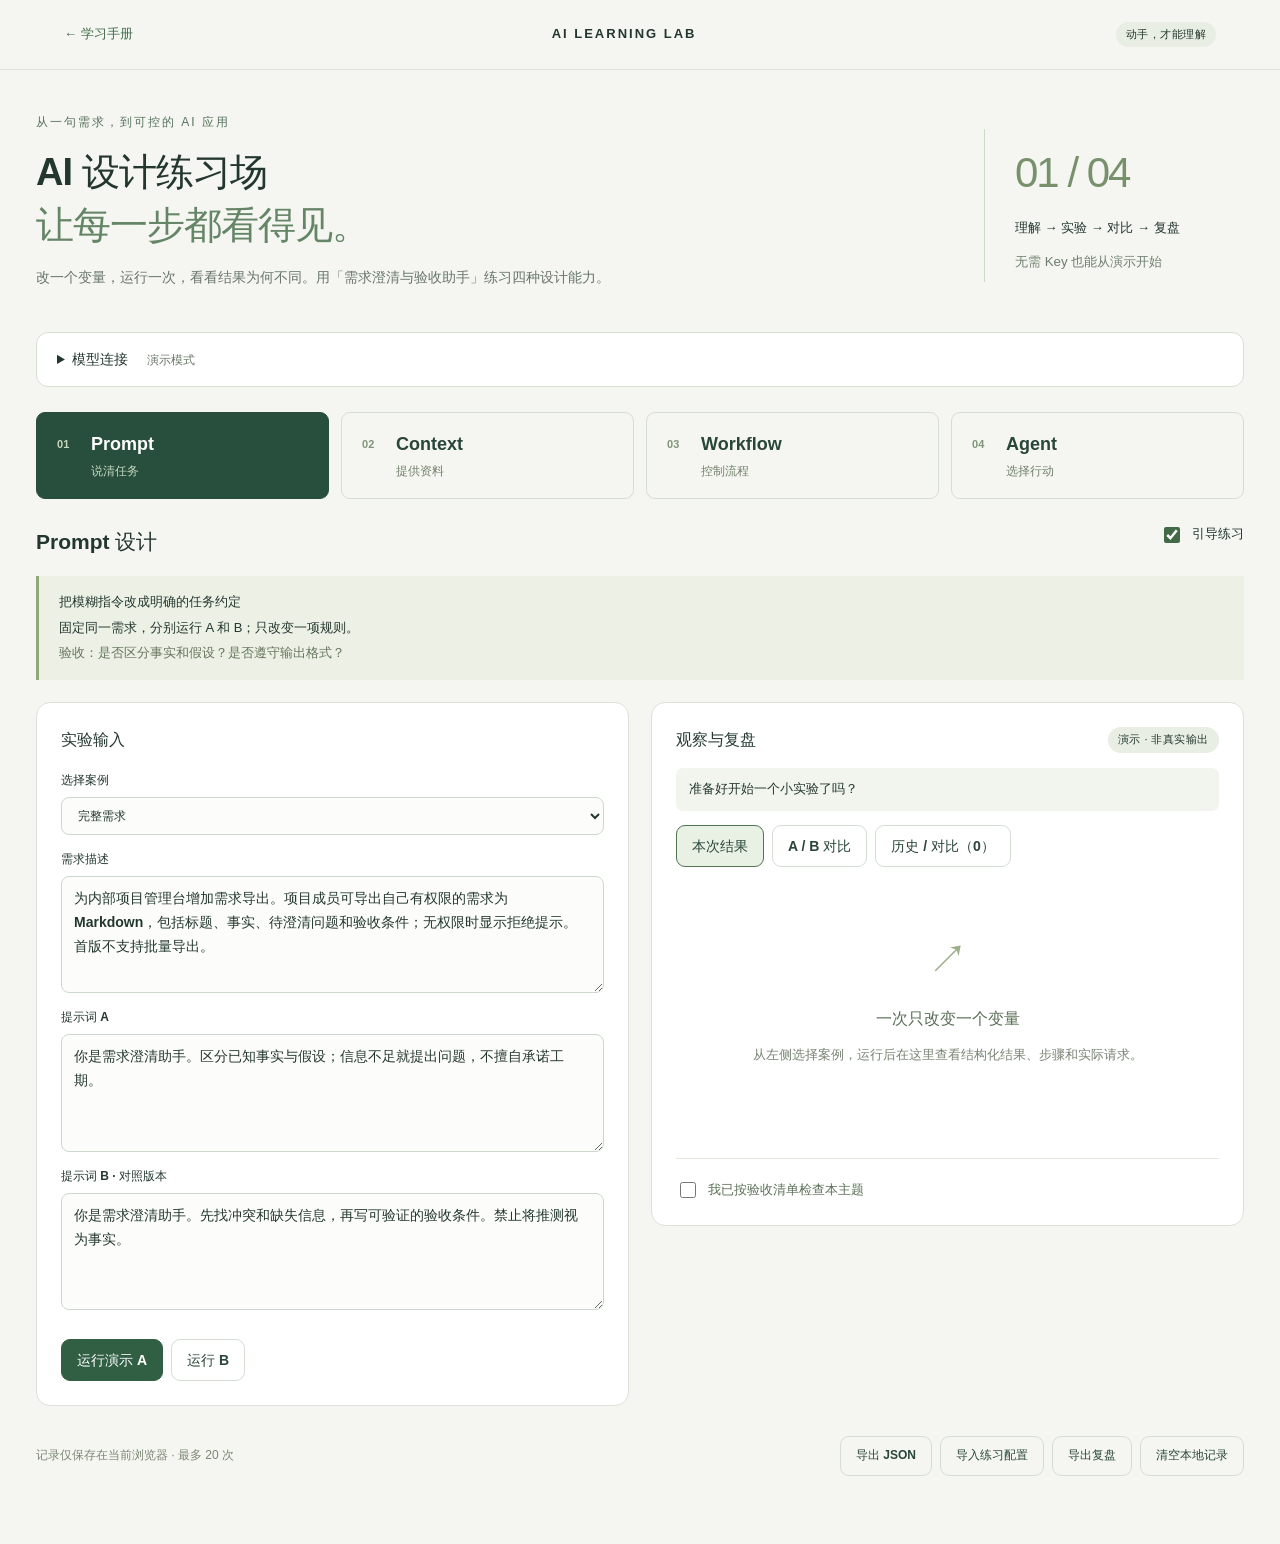
<file: playground/index.html>
<!doctype html>
<html lang="zh-CN">
  <head>
    <meta charset="UTF-8" />
    <meta name="viewport" content="width=device-width,initial-scale=1" />
    <meta name="referrer" content="no-referrer" />
    <title>AI 设计练习场</title>
    <script type="module" crossorigin src="/playground/assets/index-BtuHmZjR.js"></script>
    <link rel="stylesheet" crossorigin href="/playground/assets/index-DlPirfva.css">
  </head>
  <body>
    <div id="root"></div>
  </body>
</html>
</file>
<file: playground/assets/index-DlPirfva.css>
:root{font-family:Inter,Segoe UI,Microsoft YaHei,sans-serif;color:#23372f;background:#f5f6f1;font-synthesis:none;line-height:1.6}*{box-sizing:border-box}body{margin:0}button,input,textarea,select{font:inherit}button,a,input,textarea,select,summary{-webkit-tap-highlight-color:transparent}button{cursor:pointer;border:1px solid #d6ddd5;background:#fff;color:#294639;border-radius:9px;padding:9px 15px;font-size:14px;font-weight:600}button:hover{background:#edf3eb}button:disabled{opacity:.5;cursor:default}button:focus-visible,a:focus-visible,summary:focus-visible{outline:3px solid #78a982;outline-offset:3px}input,textarea,select{width:100%;border:1px solid #cdd8cd;background:#fcfdfb;color:inherit;border-radius:8px;padding:10px 12px;outline:none}input:focus,textarea:focus,select:focus{border-color:#537a5b;box-shadow:0 0 0 3px #719e711c}textarea{resize:vertical;line-height:1.7;font-size:14px}a{color:#416d4b;text-decoration:none}header{height:70px;border-bottom:1px solid #dde2d9;display:flex;align-items:center;justify-content:space-between;padding:0 5%;font-size:13px}.brand{letter-spacing:2px;font-weight:800}.badge{font-size:11px;letter-spacing:.5px;padding:4px 10px;border-radius:30px;background:#e8eee3;white-space:nowrap}main{max-width:1320px;margin:auto;padding:38px 36px}.hero{display:flex;justify-content:space-between;align-items:center;margin-bottom:30px;gap:30px}.eyebrow{font-size:12px;color:#55715c;letter-spacing:2px}h1{font-size:38px;line-height:1.4;letter-spacing:-1px;margin:12px 0}h1 span{display:block;color:#658567;font-weight:400}.hero p{color:#68766b;max-width:620px;font-size:14px}.hero-note{border-left:1px solid #cdd9c9;padding:10px 30px;display:grid;gap:12px;min-width:260px}.hero-note strong{font-size:42px;letter-spacing:-2px;font-weight:300;color:#78916c}.hero-note span{font-size:13px}.hero-note small{color:#6d7e6d}.connection{border:1px solid #d7dfd2;border-radius:12px;background:#fff;margin-bottom:25px}.connection>summary{padding:15px 20px;font-size:14px;cursor:pointer;font-weight:700}.connection summary span{font-size:12px;font-weight:400;color:#687767;margin-left:15px}.connection-grid{display:grid;grid-template-columns:1fr 1fr;gap:16px;padding:0 20px 20px}.wide{grid-column:1/-1}.hint{font-size:12px;color:#647565;line-height:1.8;overflow-wrap:anywhere}.modes{display:grid;grid-template-columns:repeat(4,1fr);gap:12px}.modes button{padding:17px 20px;text-align:left;font-size:18px;background:transparent;display:grid;grid-template-columns:26px 1fr;gap:3px 8px}.modes small{font-size:11px;padding-top:6px;color:#81947b}.modes span{grid-column:2;font-size:12px;color:#72816c;font-weight:400}.modes button[aria-current]{background:#284e3d;color:#fff;border-color:#284e3d}.modes button[aria-current] span,.modes button[aria-current] small{color:#c5d7bd}.section-heading{display:flex;align-items:center;justify-content:space-between;gap:12px;margin:25px 0 15px}h2{font-size:21px;margin:0}h3{font-size:16px;margin:0 0 18px}.check{display:flex;align-items:center;gap:9px;font-size:13px;font-weight:400}.check input{width:16px;height:16px;accent-color:#426a47}.lesson{border-left:3px solid #8fa876;background:#ecf0e5;padding:16px 20px;margin-bottom:22px;font-size:13px}.lesson p{margin:5px 0}.lesson span{color:#67755e}.workspace{display:grid;grid-template-columns:1fr 1fr;gap:22px;align-items:start}.panel{border:1px solid #dce2d7;border-radius:14px;background:#fff;padding:24px;min-width:0}.panel .section-heading{margin:0 0 15px}.panel .section-heading h3{margin:0}fieldset{border:0;padding:0;margin:0;min-width:0}label{display:grid;gap:7px;font-size:12px;font-weight:700;margin-bottom:15px}label.check{display:flex}.actions{display:flex;flex-wrap:wrap;gap:8px;margin-top:14px}.primary{background:#315f44;color:#fff;border-color:#315f44}.primary:hover{background:#254b36}.status{padding:11px 13px;background:#f2f5ed;border-radius:7px;font-size:13px;overflow-wrap:anywhere}.empty{padding:60px 25px;text-align:center;color:#788573}.empty span{font-size:40px;font-weight:300;color:#9caf88}.empty h3{margin:15px 0 7px;color:#586e53}.empty p{font-size:13px}.step{margin:20px 0;border-top:1px solid #e3e8df;padding-top:15px}.step h4{font-size:14px;margin:0 0 3px}.step small{color:#7f8b78;font-size:11px}pre{font:12px/1.8 Consolas,monospace;white-space:pre-wrap;overflow-wrap:anywhere;background:#f5f7f2;border-radius:7px;padding:13px;max-height:500px;overflow:auto}details summary{cursor:pointer;font-size:12px}.record{padding:12px 0;border-bottom:1px solid #e2e8df}.record summary{font-size:14px}.record small{display:block;color:#7b8873;font-size:11px}.completion{border-top:1px solid #e3e8df;margin:20px 0 0;padding-top:20px;color:#5c7158}footer{padding:30px 0;display:flex;justify-content:space-between;align-items:center;gap:20px}footer>span{font-size:12px;color:#7b8675}footer .actions{margin:0}footer button{font-size:12px;background:transparent}.mobile-tabs{display:none}button[aria-pressed=true]{border-color:#517653;background:#e9f0e4}code{font-size:12px}@media(max-width:760px){header{padding:0 18px;height:58px}.brand{font-size:10px;letter-spacing:1px}header>.badge{display:none}main{padding:25px 16px}.hero{margin-bottom:22px}.hero-note{display:none}h1{font-size:29px}.hero p{font-size:13px}.eyebrow{font-size:10px}.modes{gap:7px}.modes button{display:block;text-align:center;font-size:13px;padding:12px 2px;border-radius:9px}.modes small{display:block;padding:0;margin-bottom:4px}.modes span{display:none}.workspace{display:block}.panel{display:none;padding:17px;border-radius:0 0 12px 12px}.panel.active{display:block}.mobile-tabs{display:flex;gap:0;margin-top:15px}.mobile-tabs button{width:50%;border-radius:8px 8px 0 0}.connection-grid{grid-template-columns:1fr;padding:0 15px 15px}.connection summary span{font-size:10px;margin-left:5px}.section-heading h2{font-size:19px}.lesson{padding:13px 15px}footer{display:block}footer .actions{margin-top:15px}input,textarea,select{font-size:16px}.empty{padding:38px 10px}}@media(prefers-color-scheme:dark){:root{color:#d6e2d4;background:#17231e}header{border-color:#354338}a{color:#acc49b}.panel,.connection{background:#1e2e25;border-color:#3a4c3b}button,input,textarea,select{background:#26392d;color:#d9e6d4;border-color:#455942}button:hover{background:#354c37}.hint,.hero p,.lesson span,.hero-note small{color:#a7b69d}.lesson,.status,pre,.badge{background:#2b3b2c;color:#c9d9be}.empty h3,.completion{color:#b4c6a8}.step,.completion,.record{border-color:#40513a}.modes button{color:#c3d6b8}.primary{background:#416e48}.eyebrow{color:#adbf9b}button[aria-pressed=true]{background:#3c573b}}.structured section{margin:14px 0;font-size:13px}.structured b{font-size:12px;color:#6b8263}.structured ul{padding-left:20px;margin:5px 0}.structured li{margin:6px 0;overflow-wrap:anywhere}.structured p{font-size:12px;margin:4px 0;color:#809078}.compare-grid{display:grid;grid-template-columns:1fr 1fr;gap:14px}.compare-grid>div{min-width:0}.compare-grid .step{margin-top:10px}@media(max-width:1000px){.compare-grid{grid-template-columns:1fr}}
</file>
